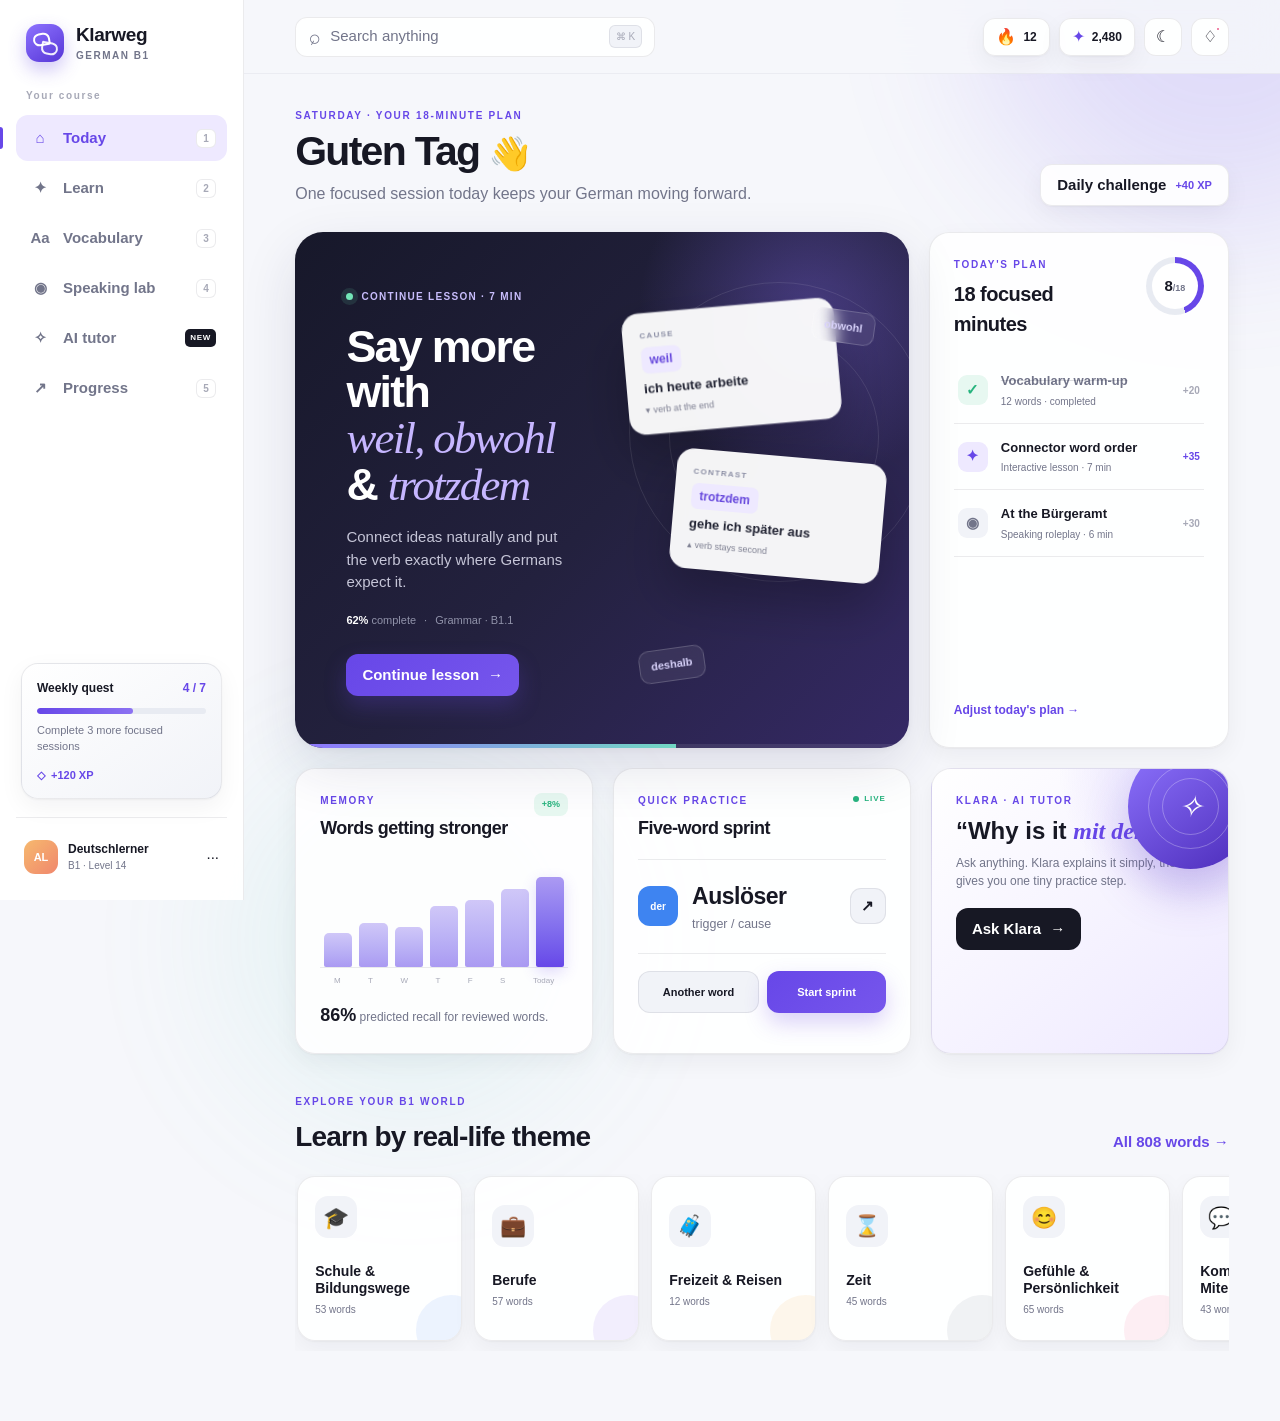
<file: index.html>
<!doctype html>
<html lang="en" data-theme="light">
<head>
  <meta charset="utf-8" />
  <meta name="viewport" content="width=device-width, initial-scale=1, viewport-fit=cover" />
  <meta name="theme-color" content="#6548e8" />
  <meta name="description" content="Klarweg is a premium, interactive German B1 learning experience with 808 thematic vocabulary items, adaptive practice and AI coaching." />
  <meta name="apple-mobile-web-app-capable" content="yes" />
  <meta name="apple-mobile-web-app-status-bar-style" content="default" />
  <title>Klarweg — German B1, made clear</title>
  <link rel="manifest" href="manifest.webmanifest" />
  <link rel="icon" href="assets/icon-192.png" />
  <link rel="stylesheet" href="styles.css" />
</head>
<body>
  <a class="skip-link" href="#main-content">Skip to content</a>
  <div class="ambient ambient-one" aria-hidden="true"></div>
  <div class="ambient ambient-two" aria-hidden="true"></div>

  <div class="app-shell">
    <aside class="sidebar" aria-label="Primary navigation">
      <a class="brand" href="#dashboard" data-view-link="dashboard" aria-label="Klarweg home">
        <span class="brand-mark" aria-hidden="true"><i></i><i></i></span>
        <span><strong>Klarweg</strong><small>German B1</small></span>
      </a>

      <nav class="side-nav">
        <p class="nav-label">Your course</p>
        <button class="nav-item active" data-view="dashboard" aria-current="page">
          <span class="nav-icon">⌂</span><span>Today</span><kbd>1</kbd>
        </button>
        <button class="nav-item" data-view="lesson">
          <span class="nav-icon">✦</span><span>Learn</span><kbd>2</kbd>
        </button>
        <button class="nav-item" data-view="vocabulary">
          <span class="nav-icon">Aa</span><span>Vocabulary</span><kbd>3</kbd>
        </button>
        <button class="nav-item" data-view="speaking">
          <span class="nav-icon">◉</span><span>Speaking lab</span><kbd>4</kbd>
        </button>
        <button class="nav-item" data-view="tutor">
          <span class="nav-icon">✧</span><span>AI tutor</span><span class="nav-new">NEW</span>
        </button>
        <button class="nav-item" data-view="progress">
          <span class="nav-icon">↗</span><span>Progress</span><kbd>5</kbd>
        </button>
      </nav>

      <div class="sidebar-quest">
        <div class="quest-top"><span>Weekly quest</span><strong>4 / 7</strong></div>
        <div class="mini-progress"><span style="width:57%"></span></div>
        <p>Complete 3 more focused sessions</p>
        <div class="quest-gem">◇ <span>+120 XP</span></div>
      </div>

      <div class="sidebar-footer">
        <button class="profile-mini" data-view="progress">
          <span class="avatar">AL</span>
          <span><strong>Deutschlerner</strong><small>B1 · Level 14</small></span>
          <span aria-hidden="true">···</span>
        </button>
      </div>
    </aside>

    <main class="main" id="main-content">
      <header class="topbar">
        <button class="mobile-brand" data-view="dashboard" aria-label="Go to dashboard">
          <span class="brand-mark small" aria-hidden="true"><i></i><i></i></span><strong>Klarweg</strong>
        </button>
        <button class="global-search" id="open-command" aria-label="Search lessons and vocabulary">
          <span aria-hidden="true">⌕</span><span>Search anything</span><kbd>⌘ K</kbd>
        </button>
        <div class="top-actions">
          <div class="top-pill streak-pill" title="12-day streak"><span>🔥</span><strong>12</strong></div>
          <div class="top-pill xp-pill" title="2,480 experience points"><span>✦</span><strong>2,480</strong></div>
          <button class="icon-button" id="theme-toggle" aria-label="Switch to dark mode"><span class="theme-icon">☾</span></button>
          <button class="icon-button notification-button" aria-label="Notifications"><span>♢</span><i></i></button>
        </div>
      </header>

      <div class="view-stack">
        <section class="view active" data-view-panel="dashboard" aria-labelledby="dashboard-title">
          <div class="page-heading compact">
            <div>
              <p class="eyebrow">SATURDAY · YOUR 18-MINUTE PLAN</p>
              <h1 id="dashboard-title">Guten Tag <span class="wave">👋</span></h1>
              <p>One focused session today keeps your German moving forward.</p>
            </div>
            <button class="button subtle" id="daily-challenge">Daily challenge <span>+40 XP</span></button>
          </div>

          <div class="dashboard-grid">
            <article class="hero-card">
              <div class="hero-copy">
                <div class="lesson-tag"><span class="pulse-dot"></span> CONTINUE LESSON · 7 MIN</div>
                <h2>Say more with<br><em>weil, obwohl</em> &amp; <em>trotzdem</em></h2>
                <p>Connect ideas naturally and put the verb exactly where Germans expect it.</p>
                <div class="hero-meta">
                  <span><b>62%</b> complete</span><span>·</span><span>Grammar · B1.1</span>
                </div>
                <button class="button primary hero-start" data-view="lesson">Continue lesson <span>→</span></button>
              </div>
              <div class="hero-visual" aria-label="Visual showing German word order">
                <div class="orbit orbit-a"></div><div class="orbit orbit-b"></div>
                <div class="sentence-card card-a"><small>CAUSE</small><span>weil</span><b>ich heute arbeite</b><i>▾ verb at the end</i></div>
                <div class="sentence-card card-b"><small>CONTRAST</small><span>trotzdem</span><b>gehe ich später aus</b><i>▴ verb stays second</i></div>
                <div class="floating-word fw-one">obwohl</div><div class="floating-word fw-two">deshalb</div>
              </div>
              <div class="hero-progress"><span style="width:62%"></span></div>
            </article>

            <article class="plan-card card">
              <div class="card-heading">
                <div><p class="eyebrow">TODAY'S PLAN</p><h3>18 focused minutes</h3></div>
                <div class="progress-ring" style="--progress: 44"><span>8<small>/18</small></span></div>
              </div>
              <div class="plan-list">
                <button class="plan-item done" data-view="vocabulary"><span class="plan-check">✓</span><span><strong>Vocabulary warm-up</strong><small>12 words · completed</small></span><b>+20</b></button>
                <button class="plan-item current" data-view="lesson"><span class="plan-icon">✦</span><span><strong>Connector word order</strong><small>Interactive lesson · 7 min</small></span><b>+35</b></button>
                <button class="plan-item" data-view="speaking"><span class="plan-icon">◉</span><span><strong>At the Bürgeramt</strong><small>Speaking roleplay · 6 min</small></span><b>+30</b></button>
              </div>
              <button class="text-button" data-view="lesson">Adjust today's plan <span>→</span></button>
            </article>
          </div>

          <div class="content-grid three">
            <article class="card stat-card retention-card">
              <div class="card-heading slim"><div><p class="eyebrow">MEMORY</p><h3>Words getting stronger</h3></div><span class="status positive">+8%</span></div>
              <div class="retention-bars" aria-label="Memory strength chart">
                <span style="height:32%"></span><span style="height:42%"></span><span style="height:38%"></span><span style="height:58%"></span><span style="height:64%"></span><span style="height:75%"></span><span class="today" style="height:86%"></span>
              </div>
              <div class="chart-labels"><span>M</span><span>T</span><span>W</span><span>T</span><span>F</span><span>S</span><span>Today</span></div>
              <p><strong>86%</strong> predicted recall for reviewed words.</p>
            </article>

            <article class="card quick-card">
              <div class="card-heading slim"><div><p class="eyebrow">QUICK PRACTICE</p><h3>Five-word sprint</h3></div><span class="live-dot">LIVE</span></div>
              <div class="quick-word" id="quick-word">
                <span class="article-chip der">der</span>
                <div><strong>Auslöser</strong><small>trigger / cause</small></div>
                <button class="sound-button" aria-label="Hear pronunciation" data-speak="der Auslöser">↗</button>
              </div>
              <div class="quick-actions"><button class="button secondary" id="shuffle-word">Another word</button><button class="button primary" id="start-flashcards">Start sprint</button></div>
            </article>

            <article class="card tutor-teaser">
              <div class="tutor-orb" aria-hidden="true"><span></span><span></span><i>✧</i></div>
              <p class="eyebrow">KLARA · AI TUTOR</p>
              <h3>“Why is it <em>mit dem</em>?”</h3>
              <p>Ask anything. Klara explains it simply, then gives you one tiny practice step.</p>
              <button class="button ink" data-view="tutor">Ask Klara <span>→</span></button>
            </article>
          </div>

          <section class="topic-section">
            <div class="section-heading"><div><p class="eyebrow">EXPLORE YOUR B1 WORLD</p><h2>Learn by real-life theme</h2></div><button class="text-button" data-view="vocabulary">All 808 words <span>→</span></button></div>
            <div class="topic-scroller" id="dashboard-topics"></div>
          </section>
        </section>

        <section class="view" data-view-panel="vocabulary" aria-labelledby="vocab-title">
          <div class="page-heading">
            <div><p class="eyebrow">YOUR LIVING WORD BANK</p><h1 id="vocab-title">Vocabulary, organized by life</h1><p>808 B1 words from 16 themes. Search, listen, filter and remember.</p></div>
            <button class="button primary" id="start-flashcards-top">Study due words <span class="button-count">18</span></button>
          </div>

          <div class="vocab-toolbar card">
            <label class="search-field"><span>⌕</span><input id="vocab-search" type="search" placeholder="Search German or English…" autocomplete="off" /><kbd>/</kbd></label>
            <div class="segmented" id="article-filter" aria-label="Filter by article">
              <button class="active" data-article="all">All</button><button data-article="der"><i class="article-dot der"></i>der</button><button data-article="die"><i class="article-dot die"></i>die</button><button data-article="das"><i class="article-dot das"></i>das</button><button data-article="other">Other</button>
            </div>
            <select id="unit-filter" aria-label="Filter by unit"><option value="all">All units</option><option>E25</option><option>E26</option><option>E27</option><option>E28</option><option>E29</option><option>E30</option><option>E31</option><option>E32</option><option>E33</option><option>E34</option></select>
          </div>

          <div class="category-strip" id="category-strip" aria-label="Vocabulary themes"></div>
          <div class="vocab-meta"><p id="vocab-count">Showing 364 words</p><div class="legend"><span><i class="article-dot der"></i>masculine</span><span><i class="article-dot die"></i>feminine</span><span><i class="article-dot das"></i>neuter</span></div></div>
          <div class="word-grid" id="word-grid"></div>
          <div class="empty-state" id="vocab-empty" hidden><span>⌕</span><h3>No words found</h3><p>Try a broader search or clear a filter.</p><button class="button secondary" id="clear-filters">Clear filters</button></div>
          <button class="button secondary load-more" id="load-more">Show more words</button>
        </section>

        <section class="view lesson-view" data-view-panel="lesson" aria-labelledby="lesson-title">
          <div class="lesson-top">
            <button class="back-button" data-view="dashboard" aria-label="Back to dashboard">←</button>
            <div class="lesson-progress-wrap"><span>Lesson 3 of 8</span><div class="lesson-progress"><i style="width:62%"></i></div><strong>62%</strong></div>
            <button class="icon-button" id="lesson-menu" aria-label="Lesson menu">···</button>
          </div>

          <div class="lesson-layout">
            <article class="lesson-content">
              <div class="lesson-kicker"><span>GRAMMAR · B1.1</span><span>7 min</span></div>
              <h1 id="lesson-title">One idea. Two clauses.<br><em>A tiny verb adventure.</em></h1>
              <p class="lesson-lead">German word order feels complicated until you see the two simple patterns underneath it.</p>

              <div class="story-scene">
                <div class="scene-illustration" aria-hidden="true">
                  <div class="sun"></div><div class="cloud c1"></div><div class="cloud c2"></div><div class="building"><i></i><i></i><i></i><i></i></div><div class="person"><span></span><b></b></div>
                </div>
                <div class="scene-dialogue">
                  <span class="speaker">Mila</span>
                  <p><mark>Obwohl</mark> es regnet, <strong>fahre</strong> ich mit dem Fahrrad.</p>
                  <div class="translation"><span>Although</span><span>it</span><span>rains,</span><span>I ride</span><span>my bike.</span></div>
                  <button class="sound-button labeled" data-speak="Obwohl es regnet, fahre ich mit dem Fahrrad.">▶ Hear it naturally</button>
                </div>
              </div>

              <section class="concept-block">
                <p class="eyebrow">THE PATTERN</p>
                <h2>The connector chooses the verb's seat</h2>
                <p>With <strong>weil</strong> and <strong>obwohl</strong>, the conjugated verb travels to the end of its clause. In the main clause, it stays in position two.</p>
                <div class="grammar-visual">
                  <div class="clause subordinate"><small>DEPENDENT CLAUSE</small><span class="token connector">obwohl</span><span class="token">es</span><span class="token">heute</span><span class="token">stark</span><span class="token verb">regnet</span><i>verb → end</i></div>
                  <div class="comma">,</div>
                  <div class="clause main-clause"><small>MAIN CLAUSE</small><span class="token">fahre</span><span class="token verb">ich</span><span class="token">mit dem Fahrrad</span><i>verb → position 2</i></div>
                </div>
                <div class="memory-tip"><span>🧠</span><p><strong>Memory trick:</strong> <em>weil</em> and <em>obwohl</em> are “verb magnets.” They pull the verb to the clause's far edge.</p></div>
              </section>

              <section class="practice-block">
                <div class="practice-heading"><div><p class="eyebrow">YOUR TURN</p><h2>Build the sentence</h2></div><span class="question-count">1 / 3</span></div>
                <p class="prompt">“Although I am tired, I am still learning German.”</p>
                <div class="answer-zone" id="answer-zone" aria-live="polite"><span class="answer-placeholder">Tap the words in the correct order</span></div>
                <div class="word-bank" id="word-bank">
                  <button>lerne</button><button>obwohl</button><button>ich</button><button>müde</button><button>bin</button><button>ich</button><button>weiter</button><button>Deutsch</button>
                </div>
                <div class="practice-actions"><button class="button secondary" id="reset-builder">Reset</button><button class="button primary disabled" id="check-builder" disabled>Check answer</button></div>
                <div class="feedback" id="builder-feedback" hidden></div>
              </section>
            </article>

            <aside class="lesson-aside">
              <div class="lesson-outline card">
                <p class="eyebrow">IN THIS LESSON</p>
                <ol><li class="done"><span>✓</span><div><strong>Meet the pattern</strong><small>Story + intuition</small></div></li><li class="active"><span>2</span><div><strong>See the word order</strong><small>Visual explanation</small></div></li><li><span>3</span><div><strong>Build it yourself</strong><small>3 exercises</small></div></li><li><span>4</span><div><strong>Use it in speech</strong><small>Mini roleplay</small></div></li></ol>
              </div>
              <div class="teacher-note card"><div class="teacher-avatar">K</div><div><p class="eyebrow">KLARA'S NOTE</p><p>Don't translate word order from English. First choose the connector, then let the connector choose the structure.</p></div></div>
              <button class="button secondary full" data-view="tutor">Ask a question</button>
            </aside>
          </div>
        </section>

        <section class="view" data-view-panel="speaking" aria-labelledby="speaking-title">
          <div class="page-heading">
            <div><p class="eyebrow">SPEAKING LAB</p><h1 id="speaking-title">Practice the moments that matter</h1><p>Low-pressure roleplays with instant, encouraging feedback.</p></div>
            <div class="lab-level"><span>CEFR goal</span><strong>B1 · Independent speaker</strong></div>
          </div>

          <div class="scenario-grid">
            <button class="scenario-card featured" data-scenario="Bürgeramt"><div class="scenario-art city"><span>🏛️</span></div><div><span class="difficulty">RECOMMENDED · 6 MIN</span><h3>At the Bürgeramt</h3><p>Register your new address and ask what documents you need.</p><div class="scenario-footer"><span>8 key phrases</span><b>Start →</b></div></div></button>
            <button class="scenario-card" data-scenario="Doctor"><div class="scenario-art doctor"><span>🩺</span></div><div><span class="difficulty">HEALTH · 5 MIN</span><h3>Explain symptoms</h3><p>Describe how you feel and understand the doctor's advice.</p><div class="scenario-footer"><span>10 key phrases</span><b>Start →</b></div></div></button>
            <button class="scenario-card" data-scenario="Work"><div class="scenario-art work"><span>💼</span></div><div><span class="difficulty">WORK · 7 MIN</span><h3>Share your opinion</h3><p>Agree, disagree and make a suggestion in a team meeting.</p><div class="scenario-footer"><span>12 key phrases</span><b>Start →</b></div></div></button>
          </div>

          <div class="speaking-studio card">
            <div class="studio-copy"><p class="eyebrow">FREE SPEAK</p><h2>Tell me about your week</h2><p>Speak for 30–60 seconds. You will get feedback on clarity, grammar, vocabulary and pronunciation.</p><div class="prompt-chips"><button data-prompt="Was war diese Woche besonders schön?">What was especially nice?</button><button data-prompt="Was war schwierig?">What was difficult?</button><button data-prompt="Was planst du fürs Wochenende?">Weekend plans?</button></div></div>
            <div class="recorder" id="recorder">
              <div class="waveform" aria-hidden="true"><i></i><i></i><i></i><i></i><i></i><i></i><i></i><i></i><i></i><i></i><i></i><i></i><i></i><i></i><i></i></div>
              <button id="record-button" aria-label="Start recording"><span>●</span></button>
              <p id="record-label">Tap to start speaking</p><small>Microphone stays on your device in this prototype</small>
            </div>
          </div>
        </section>

        <section class="view tutor-view" data-view-panel="tutor" aria-labelledby="tutor-title">
          <div class="tutor-shell card">
            <aside class="chat-sidebar">
              <div><p class="eyebrow">AI TUTOR</p><h2 id="tutor-title">Klara</h2><p>Your patient German coach.</p></div>
              <button class="button primary full" id="new-chat">＋ New conversation</button>
              <div class="chat-history"><p class="nav-label">RECENT</p><button class="active"><span>Why “mit dem”?</span><small>Today</small></button><button><span>Correct my email</span><small>Yesterday</small></button><button><span>Job interview practice</span><small>Friday</small></button></div>
              <div class="tutor-settings"><span>✧</span><p><strong>Teaching style</strong><small>Simple · Visual · Encouraging</small></p></div>
            </aside>
            <section class="chat-main">
              <header class="chat-header"><div class="klara-avatar"><i></i>✧</div><div><strong>Klara</strong><small><i></i> Ready to help</small></div><button class="icon-button">···</button></header>
              <div class="chat-messages" id="chat-messages" aria-live="polite">
                <div class="message user"><p>Why do Germans say <strong>mit dem Fahrrad</strong> and not <strong>mit das Fahrrad</strong>?</p></div>
                <div class="message assistant">
                  <div class="message-avatar">K</div>
                  <div class="message-body"><p>Because <strong>mit</strong> always opens the <em>dative door</em>. When a neuter noun walks through that door, <strong>das</strong> changes to <strong>dem</strong>.</p>
                    <div class="mini-rule"><span class="rule-prep">mit</span><span>＋</span><span class="rule-article">das → dem</span><span>＋</span><span>Fahrrad</span></div>
                    <p>So: <strong>Ich fahre mit dem Fahrrad.</strong></p>
                    <div class="tiny-practice"><small>TRY ONE</small><p>Complete: „Ich spreche mit ___ Kind.“</p><div><button data-answer="wrong">das</button><button data-answer="correct">dem</button><button data-answer="wrong">den</button></div></div>
                  </div>
                </div>
              </div>
              <div class="suggestion-row"><button>Explain it even more simply</button><button>Give me 3 examples</button><button>Practice dative with me</button></div>
              <form class="chat-composer" id="chat-form"><button type="button" class="attach-button" aria-label="Attach content">＋</button><textarea id="chat-input" rows="1" placeholder="Ask about German, paste a sentence, or start a roleplay…"></textarea><button type="submit" class="send-button" aria-label="Send message">↑</button></form>
              <p class="chat-disclaimer">Klara can make mistakes. Use feedback as a learning aid.</p>
            </section>
          </div>
        </section>

        <section class="view" data-view-panel="progress" aria-labelledby="progress-title">
          <div class="page-heading">
            <div><p class="eyebrow">YOUR PROGRESS</p><h1 id="progress-title">Quiet progress, made visible</h1><p>What is improving, what needs attention and the smartest next step.</p></div>
            <select aria-label="Progress time range"><option>Last 30 days</option><option>Last 7 days</option><option>All time</option></select>
          </div>

          <div class="metric-grid">
            <article class="metric card"><span class="metric-icon">✦</span><p>Total XP</p><h2>2,480</h2><small>+420 this week</small></article>
            <article class="metric card"><span class="metric-icon">◷</span><p>Learning time</p><h2>9h 42m</h2><small>+18% vs last month</small></article>
            <article class="metric card"><span class="metric-icon">Aa</span><p>Words learned</p><h2>186</h2><small>51% of this collection</small></article>
            <article class="metric card"><span class="metric-icon">🔥</span><p>Current streak</p><h2>12 days</h2><small>Personal best: 21</small></article>
          </div>

          <div class="progress-main-grid">
            <article class="card activity-chart">
              <div class="card-heading"><div><p class="eyebrow">CONSISTENCY</p><h3>Learning activity</h3></div><div class="chart-stat"><strong>18</strong><small>active days</small></div></div>
              <div class="activity-bars" aria-label="Daily learning minutes over four weeks"></div>
              <div class="activity-axis"><span>Jun 12</span><span>Jun 19</span><span>Jun 26</span><span>Jul 3</span><span>Today</span></div>
            </article>
            <article class="card level-card">
              <p class="eyebrow">CEFR JOURNEY</p><div class="level-orbit"><div><span>B1</span><small>44%</small></div></div><h3>Building independence</h3><p>You can handle familiar situations. Your next leap is connecting ideas with more detail.</p><div class="level-path"><span class="done">A1</span><i></i><span class="done">A2</span><i></i><span class="current">B1</span><i></i><span>B2</span></div>
            </article>
          </div>

          <div class="skill-grid">
            <article class="card skill-card"><div class="card-heading slim"><div><p class="eyebrow">SKILL MAP</p><h3>Your B1 balance</h3></div><span class="status">Updated today</span></div><div class="skill-list"><div><span>Vocabulary</span><i><b style="width:72%"></b></i><strong>72</strong></div><div><span>Grammar</span><i><b style="width:64%"></b></i><strong>64</strong></div><div><span>Reading</span><i><b style="width:81%"></b></i><strong>81</strong></div><div><span>Listening</span><i><b style="width:58%"></b></i><strong>58</strong></div><div><span>Speaking</span><i><b style="width:52%"></b></i><strong>52</strong></div><div><span>Writing</span><i><b style="width:61%"></b></i><strong>61</strong></div></div></article>
            <article class="card focus-card"><span class="focus-glow"></span><p class="eyebrow">SMART NEXT STEP</p><h3>Train listening connectors</h3><p>You recognize <em>obwohl</em> in text, but miss it at natural speaking speed. A 6-minute drill will close the gap.</p><button class="button primary" data-view="lesson">Start focused practice</button></article>
          </div>
        </section>
      </div>
    </main>
  </div>

  <nav class="mobile-nav" aria-label="Mobile navigation"><button class="active" data-view="dashboard"><span>⌂</span>Today</button><button data-view="lesson"><span>✦</span>Learn</button><button data-view="vocabulary"><span>Aa</span>Words</button><button data-view="speaking"><span>◉</span>Speak</button><button data-view="tutor"><span>✧</span>Klara</button></nav>

  <dialog class="modal flashcard-modal" id="flashcard-modal">
    <div class="modal-header"><div><p class="eyebrow">FOCUSED REVIEW</p><h2>Five-word sprint</h2></div><button class="close-button" data-close="flashcard-modal" aria-label="Close">×</button></div>
    <div class="sprint-progress"><span id="sprint-label">1 of 5</span><div><i id="sprint-progress" style="width:20%"></i></div><strong id="sprint-score">0 remembered</strong></div>
    <button class="flashcard" id="flashcard" aria-label="Flip flashcard"><div class="flash-face front"><span class="flash-article" id="flash-article">der</span><h2 id="flash-word">Auslöser</h2><p id="flash-form">die Auslöser</p><small>Tap to reveal meaning</small><span class="flip-hint">↻</span></div><div class="flash-face back"><span class="flash-category" id="flash-category">😊 Feelings & personality</span><h2 id="flash-meaning">trigger / cause</h2><p class="flash-example" id="flash-example">Was war der Auslöser für den Konflikt?</p><button class="sound-button labeled" id="flash-speak" data-speak="der Auslöser">▶ Hear pronunciation</button><span class="flip-hint">↻</span></div></button>
    <div class="recall-actions"><button class="recall again" data-recall="again"><span>↺</span><strong>Again</strong><small>1 min</small></button><button class="recall hard" data-recall="hard"><span>◌</span><strong>Hard</strong><small>1 day</small></button><button class="recall good" data-recall="good"><span>✓</span><strong>Got it</strong><small>4 days</small></button></div>
  </dialog>

  <dialog class="modal challenge-modal" id="challenge-modal">
    <div class="modal-header"><div><p class="eyebrow">DAILY CHALLENGE · +40 XP</p><h2>Which sentence is correct?</h2></div><button class="close-button" data-close="challenge-modal" aria-label="Close">×</button></div>
    <p class="challenge-prompt">Choose the natural German word order.</p>
    <div class="challenge-options"><button data-correct="false"><span>A</span>Weil ich bin müde, gehe ich früh ins Bett.</button><button data-correct="true"><span>B</span>Weil ich müde bin, gehe ich früh ins Bett.</button><button data-correct="false"><span>C</span>Weil müde ich bin, ich gehe früh ins Bett.</button></div>
    <div class="challenge-feedback" id="challenge-feedback" hidden></div>
  </dialog>

  <dialog class="modal command-modal" id="command-modal">
    <div class="command-search"><span>⌕</span><input id="command-input" placeholder="Search words, lessons or actions…" autocomplete="off" /><kbd>ESC</kbd></div>
    <div class="command-results" id="command-results"></div>
    <div class="command-footer"><span><i>↑↓</i> navigate</span><span><i>↵</i> open</span><span><i>esc</i> close</span></div>
  </dialog>

  <div class="toast" id="toast" role="status" aria-live="polite"><span>✓</span><p>Saved</p></div>

  <script src="vocab-data.js"></script>
  <script src="app.js"></script>
</body>
</html>
</file>
<file: styles.css>
:root {
  --bg: #f6f7fb;
  --surface: rgba(255,255,255,.9);
  --surface-solid: #ffffff;
  --surface-2: #f1f3f8;
  --surface-3: #e8ebf2;
  --ink: #171824;
  --muted: #72758a;
  --faint: #a7a9b7;
  --line: rgba(34,38,63,.09);
  --line-strong: rgba(34,38,63,.16);
  --purple: #6747e8;
  --purple-2: #8c72f2;
  --purple-soft: #eee9ff;
  --green: #27b47e;
  --green-soft: #e7f8f1;
  --rose: #ec5e8e;
  --blue: #4586ee;
  --cyan: #37b9d0;
  --amber: #f0a83b;
  --orange: #f27b43;
  --shadow-sm: 0 1px 2px rgba(15,19,38,.04), 0 8px 24px rgba(15,19,38,.05);
  --shadow-md: 0 20px 55px rgba(37,31,84,.12), 0 2px 8px rgba(37,31,84,.05);
  --shadow-lg: 0 32px 90px rgba(28,24,64,.22);
  --radius-sm: 12px;
  --radius: 20px;
  --radius-lg: 28px;
  --sidebar: 244px;
  --topbar: 74px;
  --der: #3e84f1;
  --die: #ef5c93;
  --das: #e7a93a;
}

html[data-theme="dark"] {
  --bg: #0f1119;
  --surface: rgba(26,28,40,.9);
  --surface-solid: #1a1c28;
  --surface-2: #222531;
  --surface-3: #2b2e3d;
  --ink: #f4f3fb;
  --muted: #a4a5b5;
  --faint: #6e7185;
  --line: rgba(255,255,255,.08);
  --line-strong: rgba(255,255,255,.15);
  --purple: #8e75ff;
  --purple-2: #a58eff;
  --purple-soft: #2b2646;
  --green-soft: #17352c;
  --shadow-sm: 0 1px 2px rgba(0,0,0,.15), 0 10px 28px rgba(0,0,0,.2);
  --shadow-md: 0 24px 60px rgba(0,0,0,.33);
  --shadow-lg: 0 35px 100px rgba(0,0,0,.48);
}

* { box-sizing: border-box; }
html { scroll-behavior: smooth; }
body {
  margin: 0;
  color: var(--ink);
  background: var(--bg);
  font-family: Inter, ui-sans-serif, -apple-system, BlinkMacSystemFont, "Segoe UI", sans-serif;
  font-size: 15px;
  line-height: 1.5;
  -webkit-font-smoothing: antialiased;
  text-rendering: optimizeLegibility;
  overflow-x: hidden;
}
button, input, select, textarea { font: inherit; color: inherit; }
button { cursor: pointer; }
button, a { -webkit-tap-highlight-color: transparent; }
button:focus-visible, a:focus-visible, input:focus-visible, select:focus-visible, textarea:focus-visible { outline: 3px solid color-mix(in srgb, var(--purple) 42%, transparent); outline-offset: 2px; }
::selection { background: color-mix(in srgb, var(--purple) 25%, transparent); }

.skip-link { position: fixed; left: 16px; top: -60px; z-index: 9999; background: var(--ink); color: var(--bg); padding: 10px 14px; border-radius: 10px; text-decoration: none; transition: top .2s; }
.skip-link:focus { top: 14px; }
.ambient { position: fixed; border-radius: 50%; filter: blur(80px); opacity: .18; pointer-events: none; z-index: -1; }
.ambient-one { width: 480px; height: 480px; background: #8064f5; top: -250px; right: -180px; }
.ambient-two { width: 360px; height: 360px; background: #62d1bd; bottom: -220px; left: 18%; opacity: .11; }

.app-shell { min-height: 100vh; }
.sidebar {
  position: fixed; inset: 0 auto 0 0; width: var(--sidebar); z-index: 60;
  display: flex; flex-direction: column; padding: 24px 16px 18px;
  background: color-mix(in srgb, var(--surface-solid) 94%, transparent);
  border-right: 1px solid var(--line); backdrop-filter: blur(18px);
}
.brand { display: flex; align-items: center; gap: 12px; padding: 0 10px 26px; color: var(--ink); text-decoration: none; }
.brand > span:last-child { display: flex; flex-direction: column; line-height: 1.1; }
.brand strong { font-size: 19px; letter-spacing: -.4px; }
.brand small { color: var(--muted); font-size: 10px; font-weight: 700; text-transform: uppercase; letter-spacing: 1.5px; margin-top: 4px; }
.brand-mark { position: relative; width: 38px; height: 38px; border-radius: 13px; background: linear-gradient(145deg, #8e73ff, #5636d6); box-shadow: 0 8px 18px rgba(99,68,225,.3); overflow: hidden; flex: 0 0 auto; }
.brand-mark i { position: absolute; display: block; border: 2.2px solid white; border-radius: 8px; width: 17px; height: 13px; transform: rotate(-10deg); }
.brand-mark i:first-child { top: 9px; left: 7px; border-bottom-right-radius: 2px; }
.brand-mark i:last-child { bottom: 7px; right: 6px; transform: rotate(10deg); border-top-left-radius: 2px; opacity: .9; }
.brand-mark.small { width: 32px; height: 32px; border-radius: 10px; }
.brand-mark.small i:first-child { top: 7px; left: 5px; }
.brand-mark.small i:last-child { bottom: 5px; right: 4px; }

.nav-label { margin: 0 10px 8px; font-size: 10px; letter-spacing: 1.6px; color: var(--faint); font-weight: 800; }
.side-nav { display: grid; gap: 4px; }
.nav-item { position: relative; width: 100%; border: 0; background: transparent; display: grid; grid-template-columns: 28px 1fr auto; align-items: center; gap: 8px; padding: 10px 11px; color: var(--muted); border-radius: 12px; font-weight: 650; text-align: left; transition: .2s ease; }
.nav-item:hover { color: var(--ink); background: var(--surface-2); transform: translateX(2px); }
.nav-item.active { color: var(--purple); background: var(--purple-soft); }
.nav-item.active::before { content:""; position: absolute; left: -16px; width: 3px; height: 22px; border-radius: 0 3px 3px 0; background: var(--purple); }
.nav-icon { width: 26px; height: 26px; display: grid; place-items: center; font-size: 15px; font-weight: 800; }
.nav-item kbd { color: var(--faint); font-family: inherit; font-size: 10px; font-weight: 700; border: 1px solid var(--line); border-radius: 6px; min-width: 20px; text-align: center; padding: 1px 4px; background: var(--surface-solid); }
.nav-new { font-size: 8px; letter-spacing: .7px; padding: 3px 5px; border-radius: 5px; background: var(--ink); color: var(--surface-solid); }
.sidebar-quest { margin: auto 5px 18px; border-radius: 17px; padding: 15px; border: 1px solid var(--line); background: linear-gradient(145deg, var(--surface-solid), var(--surface-2)); box-shadow: var(--shadow-sm); }
.quest-top { display: flex; justify-content: space-between; font-size: 12px; font-weight: 750; }
.quest-top strong { color: var(--purple); }
.mini-progress { height: 6px; border-radius: 8px; background: var(--surface-3); overflow: hidden; margin: 11px 0 8px; }
.mini-progress span { display:block; height:100%; background: linear-gradient(90deg,var(--purple),var(--purple-2)); border-radius: inherit; }
.sidebar-quest p { color: var(--muted); font-size: 11px; margin: 0 0 12px; }
.quest-gem { display:flex; align-items:center; gap:6px; font-weight:800; font-size:11px; color:var(--purple); }
.sidebar-footer { padding-top: 14px; border-top: 1px solid var(--line); }
.profile-mini { width:100%; display:grid; grid-template-columns: 34px 1fr auto; gap:10px; align-items:center; border:0; background:transparent; text-align:left; padding:8px; border-radius:12px; }
.profile-mini:hover { background: var(--surface-2); }
.avatar { width:34px;height:34px;border-radius:11px;display:grid;place-items:center;background:linear-gradient(135deg,#f6b96e,#f0876d);color:white;font-size:11px;font-weight:800; }
.profile-mini > span:nth-child(2) { display:flex; flex-direction:column; line-height:1.2; }
.profile-mini strong { font-size:12px; }
.profile-mini small { color:var(--muted); font-size:10px; margin-top:3px; }

.main { margin-left: var(--sidebar); min-height:100vh; }
.topbar { height:var(--topbar); position:sticky; top:0; z-index:50; display:flex; align-items:center; justify-content:flex-end; gap:18px; padding: 0 clamp(20px,4vw,52px); background: color-mix(in srgb, var(--bg) 84%, transparent); backdrop-filter: blur(18px); border-bottom: 1px solid color-mix(in srgb, var(--line) 50%, transparent); }
.mobile-brand { display:none; border:0; background:transparent; align-items:center; gap:8px; }
.global-search { margin-right:auto; border:1px solid var(--line); background: var(--surface); color:var(--muted); width:min(360px,32vw); height:40px; border-radius:12px; display:flex; align-items:center; gap:10px; padding:0 12px; text-align:left; box-shadow:0 1px 0 rgba(255,255,255,.5) inset; }
.global-search:hover { border-color:var(--line-strong); background:var(--surface-solid); }
.global-search span:first-child { font-size:20px; transform:rotate(-15deg); }
.global-search span:nth-child(2) { flex:1; }
kbd { font-family:inherit; }
.global-search kbd { font-size:10px; padding:3px 6px; border:1px solid var(--line); border-radius:6px; background:var(--surface-2); color:var(--faint); }
.top-actions { display:flex; gap:9px; align-items:center; }
.top-pill { height:38px; padding:0 12px; display:flex; gap:7px; align-items:center; border:1px solid var(--line); border-radius:12px; background:var(--surface); box-shadow:var(--shadow-sm); font-size:12px; }
.top-pill span { font-size:16px; }
.xp-pill span { color:var(--purple); }
.icon-button { width:38px;height:38px;display:grid;place-items:center;border:1px solid var(--line);border-radius:12px;background:var(--surface);font-size:16px;position:relative; }
.icon-button:hover { background:var(--surface-2); transform:translateY(-1px); }
.notification-button i { position:absolute;right:7px;top:7px;width:6px;height:6px;background:var(--rose);border:2px solid var(--surface-solid);border-radius:50%; }

.view-stack { padding: 14px clamp(20px,4vw,52px) 70px; max-width: 1540px; margin: 0 auto; }
.view { display:none; animation:viewIn .35s ease both; }
.view.active { display:block; }
@keyframes viewIn { from{opacity:0;transform:translateY(7px)} to{opacity:1;transform:none} }
.page-heading { display:flex; align-items:flex-end; justify-content:space-between; gap:28px; margin: 30px 0 26px; }
.page-heading.compact { margin-top:20px; }
.page-heading h1 { font-size:clamp(32px,3.2vw,48px); line-height:1.06; letter-spacing:-1.7px; margin:4px 0 9px; }
.page-heading p:not(.eyebrow) { color:var(--muted); max-width:680px; margin:0; font-size:16px; }
.eyebrow { font-size:10px; font-weight:850; letter-spacing:1.7px; color:var(--purple); margin:0 0 7px; }
.wave { display:inline-block; transform-origin:70% 80%; animation:wave 2.4s ease-in-out infinite; font-size:.8em; }
@keyframes wave { 0%,60%,100%{transform:rotate(0)} 68%{transform:rotate(13deg)} 76%{transform:rotate(-8deg)} 84%{transform:rotate(10deg)} 92%{transform:rotate(-4deg)} }

.button { border:0; border-radius:12px; min-height:42px; padding:0 16px; display:inline-flex; align-items:center; justify-content:center; gap:9px; font-weight:750; transition:.2s ease; white-space:nowrap; }
.button:hover { transform:translateY(-2px); }
.button.primary { background:linear-gradient(135deg,var(--purple),#7656ec); color:white; box-shadow:0 10px 22px rgba(102,70,229,.25); }
.button.primary:hover { box-shadow:0 14px 30px rgba(102,70,229,.34); }
.button.secondary { background:var(--surface-2); color:var(--ink); border:1px solid var(--line); }
.button.subtle { background:var(--surface); border:1px solid var(--line); box-shadow:var(--shadow-sm); }
.button.subtle span { color:var(--purple); font-size:11px; }
.button.ink { background:var(--ink); color:var(--surface-solid); }
.button.full { width:100%; }
.button.disabled, .button:disabled { opacity:.45; cursor:not-allowed; transform:none; box-shadow:none; }
.button-count { background:rgba(255,255,255,.2); border-radius:7px; min-width:25px; padding:2px 6px; font-size:11px; }
.text-button { border:0;background:transparent;color:var(--purple);font-weight:750;padding:4px 0; }
.text-button:hover { color:var(--purple-2); }

.card { background:var(--surface); border:1px solid var(--line); border-radius:var(--radius); box-shadow:var(--shadow-sm); }
.dashboard-grid { display:grid; grid-template-columns:minmax(0,1.65fr) minmax(300px,.78fr); gap:20px; }
.hero-card { min-height:430px; border-radius:var(--radius-lg); position:relative; overflow:hidden; display:grid; grid-template-columns:1.05fr .95fr; background:linear-gradient(135deg,#17182a 0%,#23213e 52%,#352965 100%); color:white; box-shadow:var(--shadow-md); }
.hero-card::before { content:""; position:absolute; width:360px;height:360px;border-radius:50%;background:radial-gradient(circle,rgba(139,110,255,.35),transparent 67%);right:-80px;top:-100px; }
.hero-card::after { content:""; position:absolute; inset:0; background-image:radial-gradient(rgba(255,255,255,.12) .7px,transparent .7px); background-size:20px 20px; mask-image:linear-gradient(90deg,transparent 20%,black 100%); opacity:.35; }
.hero-copy { padding:clamp(30px,4vw,55px); align-self:center; position:relative; z-index:3; }
.lesson-tag { display:inline-flex;align-items:center;gap:8px;color:#c8bdfc;font-weight:800;font-size:10px;letter-spacing:1.3px;margin-bottom:20px; }
.pulse-dot { width:7px;height:7px;border-radius:50%;background:#73e5b7;box-shadow:0 0 0 5px rgba(115,229,183,.12);animation:pulse 2s infinite; }
@keyframes pulse { 50%{box-shadow:0 0 0 9px rgba(115,229,183,0)} }
.hero-copy h2 { font-size:clamp(30px,3.5vw,53px);line-height:1.02;letter-spacing:-1.7px;margin:0 0 18px; }
.hero-copy h2 em { font-family:Georgia,serif;font-weight:500;color:#c6b6ff; }
.hero-copy > p { color:#c5c5d7;max-width:480px;font-size:15px;margin:0 0 18px; }
.hero-meta { display:flex;gap:8px;align-items:center;color:#9193aa;font-size:11px;margin-bottom:26px; }
.hero-meta b { color:white; }
.hero-start { min-width:170px; }
.hero-visual { position:relative; min-height:100%; z-index:2; perspective:900px; }
.orbit { position:absolute;border:1px solid rgba(255,255,255,.1);border-radius:50%; }
.orbit-a { width:300px;height:300px;right:-20px;top:50px; }
.orbit-b { width:210px;height:210px;right:30px;top:100px; }
.sentence-card { position:absolute;width:210px;padding:17px;border-radius:17px;background:rgba(255,255,255,.95);color:#1e2030;box-shadow:0 24px 50px rgba(0,0,0,.24);backdrop-filter:blur(8px);display:flex;flex-direction:column;gap:5px; }
.sentence-card small { font-size:8px;letter-spacing:1.2px;color:#8a8da3;font-weight:850; }
.sentence-card span { align-self:flex-start;background:#eee9ff;color:#6445dc;padding:4px 8px;border-radius:7px;font-weight:850;font-size:12px; }
.sentence-card b { font-size:13px; }
.sentence-card i { font-style:normal;color:#7d7f91;font-size:9px; }
.card-a { top:76px;left:10px;transform:rotate(-5deg) translateZ(12px);animation:floatA 5s ease-in-out infinite; }
.card-b { top:224px;right:26px;transform:rotate(5deg);animation:floatB 6s ease-in-out infinite; }
@keyframes floatA { 50%{transform:rotate(-3deg) translateY(-8px) translateZ(12px)} }
@keyframes floatB { 50%{transform:rotate(3deg) translateY(8px)} }
.floating-word { position:absolute;border:1px solid rgba(255,255,255,.18);color:#d8d2fa;background:rgba(255,255,255,.07);padding:7px 11px;border-radius:10px;font-weight:750;font-size:11px;backdrop-filter:blur(8px); }
.fw-one { right:34px;top:78px;transform:rotate(8deg); }
.fw-two { left:22px;bottom:67px;transform:rotate(-8deg); }
.hero-progress { position:absolute;left:0;right:0;bottom:0;height:4px;background:rgba(255,255,255,.09);z-index:4; }
.hero-progress span { display:block;height:100%;background:linear-gradient(90deg,#8f75ff,#71d7c2); }

.plan-card { padding:24px; display:flex; flex-direction:column; }
.card-heading { display:flex;align-items:flex-start;justify-content:space-between;gap:15px; }
.card-heading h3 { margin:0;font-size:20px;letter-spacing:-.5px; }
.card-heading.slim h3 { font-size:18px; }
.progress-ring { --size:58px; width:var(--size);height:var(--size);border-radius:50%;display:grid;place-items:center;background:conic-gradient(var(--purple) calc(var(--progress)*1%),var(--surface-3) 0);position:relative; }
.progress-ring::after { content:"";position:absolute;inset:6px;border-radius:50%;background:var(--surface-solid); }
.progress-ring span { position:relative;z-index:2;font-weight:850;font-size:15px; }
.progress-ring small { color:var(--muted);font-size:9px; }
.plan-list { display:grid;margin:18px 0 12px; }
.plan-item { display:grid;grid-template-columns:32px 1fr auto;align-items:center;gap:11px;background:transparent;border:0;text-align:left;padding:14px 4px;border-bottom:1px solid var(--line); }
.plan-item:hover { transform:translateX(3px); }
.plan-item > span:nth-child(2) { display:flex;flex-direction:column; }
.plan-item strong { font-size:13px; }
.plan-item small { color:var(--muted);font-size:10px;margin-top:3px; }
.plan-item b { color:var(--faint);font-size:10px; }
.plan-check,.plan-icon { width:30px;height:30px;border-radius:9px;display:grid;place-items:center;background:var(--surface-2);color:var(--muted);font-weight:800; }
.plan-item.done .plan-check { background:var(--green-soft);color:var(--green); }
.plan-item.done strong { color:var(--muted);text-decoration:line-through;text-decoration-color:var(--line-strong); }
.plan-item.current .plan-icon { background:var(--purple-soft);color:var(--purple); }
.plan-item.current b { color:var(--purple); }
.plan-card .text-button { margin-top:auto;align-self:flex-start;font-size:12px; }

.content-grid { display:grid;gap:20px;margin-top:20px; }
.content-grid.three { grid-template-columns:repeat(3,minmax(0,1fr)); }
.stat-card,.quick-card,.tutor-teaser { min-height:270px;padding:24px; }
.status { padding:5px 8px;border-radius:8px;background:var(--surface-2);color:var(--muted);font-size:9px;font-weight:800; }
.status.positive { background:var(--green-soft);color:var(--green); }
.retention-bars { height:105px;display:flex;align-items:flex-end;gap:7px;margin:21px 0 7px;padding:0 4px;border-bottom:1px solid var(--line); }
.retention-bars span { flex:1;min-width:10px;background:linear-gradient(180deg,color-mix(in srgb,var(--purple) 55%,white),var(--purple));border-radius:5px 5px 2px 2px;opacity:.55;transition:.3s; }
.retention-bars span:hover { opacity:1;transform:scaleY(1.04);transform-origin:bottom; }
.retention-bars span.today { opacity:1;box-shadow:0 5px 15px rgba(102,70,229,.2); }
.chart-labels { display:flex;justify-content:space-around;color:var(--faint);font-size:8px;margin-bottom:15px; }
.retention-card > p { color:var(--muted);font-size:12px;margin:0; }
.retention-card > p strong { color:var(--ink);font-size:18px; }
.live-dot { color:var(--green);font-size:8px;letter-spacing:1px;font-weight:850;display:flex;align-items:center;gap:5px; }
.live-dot::before { content:"";width:6px;height:6px;border-radius:50%;background:var(--green); }
.quick-word { display:grid;grid-template-columns:auto 1fr auto;gap:14px;align-items:center;padding:19px 0;border-block:1px solid var(--line);margin:17px 0; }
.quick-word > div { display:flex;flex-direction:column; }
.quick-word strong { font-size:23px;letter-spacing:-.5px; }
.quick-word small { color:var(--muted);margin-top:2px; }
.article-chip { width:40px;height:40px;display:grid;place-items:center;border-radius:12px;font-size:10px;font-weight:850;color:white; }
.article-chip.der { background:var(--der); }.article-chip.die{background:var(--die)}.article-chip.das{background:var(--das)}.article-chip.other{background:#7f8497}
.sound-button { width:36px;height:36px;border-radius:11px;border:1px solid var(--line);background:var(--surface-2);display:grid;place-items:center;font-weight:850; }
.sound-button:hover { background:var(--purple-soft);color:var(--purple); }
.sound-button.labeled { width:auto;padding:0 12px;display:inline-flex;gap:8px;font-size:11px; }
.quick-actions { display:flex;gap:8px; }
.quick-actions .button { flex:1;font-size:11px; }
.tutor-teaser { position:relative;overflow:hidden;background:radial-gradient(circle at 90% 0%,rgba(128,96,247,.2),transparent 36%),linear-gradient(140deg,var(--surface-solid),var(--purple-soft)); }
.tutor-teaser h3 { font-size:24px;line-height:1.15;margin:9px 0;max-width:230px; }
.tutor-teaser h3 em { color:var(--purple);font-family:Georgia,serif; }
.tutor-teaser > p:not(.eyebrow) { color:var(--muted);font-size:12px;max-width:260px;margin:0 0 18px; }
.tutor-orb { position:absolute;right:-25px;top:-25px;width:125px;height:125px;border-radius:50%;background:linear-gradient(145deg,#8f75ff,#4b2bb9);box-shadow:0 24px 45px rgba(88,54,197,.28);display:grid;place-items:center;color:white;font-size:30px; }
.tutor-orb span { position:absolute;border:1px solid rgba(255,255,255,.28);border-radius:50%;animation:orb 5s linear infinite; }
.tutor-orb span:first-child { inset:20px; }.tutor-orb span:nth-child(2){inset:34px;animation-direction:reverse;animation-duration:3s}
@keyframes orb { to{transform:rotate(360deg)} }

.topic-section { margin-top:40px; }
.section-heading { display:flex;align-items:end;justify-content:space-between;margin-bottom:16px; }
.section-heading h2 { margin:0;font-size:28px;letter-spacing:-.8px; }
.topic-scroller { display:grid;grid-template-columns:repeat(6,minmax(165px,1fr));gap:12px;overflow-x:auto;padding:2px 2px 10px;scrollbar-width:thin; }
.topic-card { min-height:165px;border:1px solid var(--line);border-radius:18px;padding:17px;background:var(--surface);text-align:left;position:relative;overflow:hidden;transition:.25s ease;box-shadow:var(--shadow-sm); }
.topic-card:hover { transform:translateY(-5px);box-shadow:var(--shadow-md); }
.topic-card .topic-icon { width:42px;height:42px;border-radius:13px;display:grid;place-items:center;background:var(--surface-2);font-size:21px;margin-bottom:25px; }
.topic-card strong { display:block;font-size:14px;line-height:1.2; }
.topic-card small { color:var(--muted);font-size:10px; }
.topic-card i { position:absolute;width:70px;height:70px;border-radius:50%;right:-25px;bottom:-25px;background:var(--topic-color,var(--purple));opacity:.1; }

.vocab-toolbar { padding:14px;display:grid;grid-template-columns:minmax(220px,1fr) auto 130px;gap:12px;align-items:center; }
.search-field { height:42px;border:1px solid var(--line);border-radius:11px;background:var(--surface-2);display:flex;align-items:center;gap:9px;padding:0 11px; }
.search-field span { font-size:19px;transform:rotate(-15deg);color:var(--muted); }
.search-field input { border:0;outline:0;background:transparent;min-width:0;flex:1; }
.search-field input::placeholder { color:var(--faint); }
.search-field kbd { color:var(--faint);border:1px solid var(--line);border-radius:6px;padding:1px 6px;font-size:10px; }
.segmented { display:flex;background:var(--surface-2);border-radius:11px;padding:4px;gap:2px; }
.segmented button { border:0;background:transparent;padding:7px 10px;border-radius:8px;color:var(--muted);font-size:11px;font-weight:700;display:flex;align-items:center;gap:5px; }
.segmented button.active { background:var(--surface-solid);color:var(--ink);box-shadow:var(--shadow-sm); }
.article-dot { width:7px;height:7px;border-radius:50%;display:inline-block;background:#8990a1; }
.article-dot.der { background:var(--der); }.article-dot.die{background:var(--die)}.article-dot.das{background:var(--das)}
select { min-height:42px;border:1px solid var(--line);border-radius:11px;background:var(--surface-2);padding:0 12px;outline:0; }
.category-strip { display:flex;gap:8px;overflow-x:auto;padding:18px 0 8px;scrollbar-width:none; }
.category-strip::-webkit-scrollbar { display:none; }
.category-chip { flex:0 0 auto;border:1px solid var(--line);background:var(--surface);border-radius:999px;padding:8px 12px;display:flex;align-items:center;gap:7px;font-size:11px;font-weight:700;color:var(--muted); }
.category-chip:hover,.category-chip.active { color:var(--purple);border-color:color-mix(in srgb,var(--purple) 28%,var(--line));background:var(--purple-soft); }
.category-chip small { opacity:.7; }
.vocab-meta { display:flex;justify-content:space-between;align-items:center;margin:12px 2px; }
.vocab-meta p { color:var(--muted);font-size:11px;margin:0; }
.legend { display:flex;gap:15px;color:var(--faint);font-size:9px; }
.legend span { display:flex;align-items:center;gap:5px; }
.word-grid { display:grid;grid-template-columns:repeat(4,minmax(0,1fr));gap:12px; }
.word-card { position:relative;min-height:154px;padding:17px;border:1px solid var(--line);background:var(--surface);border-radius:17px;text-align:left;overflow:hidden;transition:.22s ease;box-shadow:0 1px 2px rgba(10,13,30,.02); }
.word-card:hover { transform:translateY(-3px);box-shadow:var(--shadow-md);border-color:color-mix(in srgb,var(--article-color) 35%,var(--line)); }
.word-card::after { content:"";position:absolute;left:0;top:0;bottom:0;width:3px;background:var(--article-color);opacity:.85; }
.word-top { display:flex;align-items:center;justify-content:space-between;gap:8px;margin-bottom:18px; }
.word-unit { color:var(--faint);font-size:8px;font-weight:800;letter-spacing:.6px; }
.word-sound { width:28px;height:28px;border:0;border-radius:8px;background:var(--surface-2);color:var(--muted); }
.word-sound:hover { color:var(--purple); }
.word-card h3 { font-size:18px;line-height:1.15;margin:0 0 5px;letter-spacing:-.3px; }
.word-card .word-form { color:var(--faint);font-size:10px;white-space:nowrap;overflow:hidden;text-overflow:ellipsis;min-height:15px; }
.word-card .word-meaning { color:var(--muted);font-size:11px;margin:14px 0 0;line-height:1.35; }
.word-category { position:absolute;right:12px;bottom:10px;font-size:14px;opacity:.7; }
.load-more { display:flex;margin:24px auto 0;min-width:180px; }
.empty-state { text-align:center;padding:70px 20px; }
.empty-state > span { width:58px;height:58px;border-radius:18px;display:grid;place-items:center;background:var(--surface-2);font-size:26px;margin:0 auto 14px;transform:rotate(-15deg); }
.empty-state h3 { margin:0 0 5px; }.empty-state p{color:var(--muted);margin:0 0 16px;}

.lesson-top { display:grid;grid-template-columns:40px 1fr 40px;align-items:center;gap:18px;margin:10px 0 25px; }
.back-button { width:38px;height:38px;border-radius:12px;border:1px solid var(--line);background:var(--surface); }
.lesson-progress-wrap { display:grid;grid-template-columns:auto minmax(150px,460px) auto;justify-content:center;align-items:center;gap:12px;color:var(--muted);font-size:10px; }
.lesson-progress-wrap strong { color:var(--purple); }
.lesson-progress { height:6px;border-radius:9px;background:var(--surface-3);overflow:hidden; }
.lesson-progress i { display:block;height:100%;background:linear-gradient(90deg,var(--purple),#8d75f3);border-radius:inherit; }
.lesson-layout { display:grid;grid-template-columns:minmax(0,820px) minmax(250px,320px);gap:36px;justify-content:center; }
.lesson-content { min-width:0; }
.lesson-kicker { display:flex;gap:8px;color:var(--purple);font-size:9px;font-weight:850;letter-spacing:1px; }
.lesson-kicker span { padding:5px 8px;border-radius:8px;background:var(--purple-soft); }
.lesson-content > h1 { font-size:clamp(42px,5vw,67px);line-height:.98;letter-spacing:-2.5px;margin:22px 0 18px; }
.lesson-content > h1 em { color:var(--purple);font-family:Georgia,serif;font-weight:500; }
.lesson-lead { font-size:18px;color:var(--muted);max-width:700px;margin:0 0 28px; }
.story-scene { min-height:330px;border-radius:var(--radius-lg);overflow:hidden;background:linear-gradient(135deg,#dfeffc,#f5ecff);display:grid;grid-template-columns:.95fr 1.05fr;position:relative;border:1px solid rgba(86,102,156,.1); }
html[data-theme="dark"] .story-scene { background:linear-gradient(135deg,#202f3c,#302844); }
.scene-illustration { position:relative;overflow:hidden; }
.sun { position:absolute;width:70px;height:70px;border-radius:50%;background:#ffd76b;left:46px;top:43px;box-shadow:0 0 0 14px rgba(255,215,107,.18); }
.cloud { position:absolute;width:100px;height:30px;border-radius:30px;background:rgba(255,255,255,.78); }
.cloud::before,.cloud::after { content:"";position:absolute;border-radius:50%;background:inherit; }
.cloud::before{width:40px;height:40px;left:17px;top:-16px}.cloud::after{width:30px;height:30px;right:15px;top:-10px}
.c1{left:150px;top:60px}.c2{left:30px;top:125px;transform:scale(.75)}
.building { position:absolute;width:190px;height:145px;left:70px;bottom:0;background:#8b78d6;border-radius:22px 22px 0 0;box-shadow:inset -20px 0 rgba(0,0,0,.06);display:grid;grid-template-columns:repeat(2,35px);gap:18px;justify-content:center;padding-top:30px; }
.building i { height:32px;background:#dff6ff;border-radius:5px;box-shadow:inset 0 -8px rgba(58,77,121,.08); }
.person { position:absolute;right:20px;bottom:0;width:80px;height:150px; }
.person span { position:absolute;top:0;left:20px;width:40px;height:40px;border-radius:50%;background:#a25f46; }
.person b { position:absolute;top:36px;left:11px;width:58px;height:100px;border-radius:25px 25px 0 0;background:#ff7f6c; }
.scene-dialogue { background:color-mix(in srgb,var(--surface-solid) 88%,transparent);margin:28px;border-radius:22px;padding:28px;align-self:center;box-shadow:var(--shadow-md);backdrop-filter:blur(14px); }
.speaker { font-size:9px;font-weight:850;letter-spacing:1.4px;color:var(--purple); }
.scene-dialogue > p { font-size:24px;line-height:1.35;margin:10px 0 16px; }
.scene-dialogue mark { background:var(--purple-soft);color:var(--purple);padding:2px 5px;border-radius:5px; }
.scene-dialogue strong { color:var(--rose); }
.translation { display:flex;gap:5px;flex-wrap:wrap;color:var(--muted);font-size:10px;margin-bottom:18px; }
.translation span { padding:4px 6px;border-radius:5px;background:var(--surface-2); }
.concept-block,.practice-block { padding:55px 0 20px; }
.concept-block h2,.practice-block h2 { font-size:34px;letter-spacing:-1px;margin:0 0 10px; }
.concept-block > p:not(.eyebrow) { color:var(--muted);font-size:16px;max-width:740px; }
.grammar-visual { margin:28px 0;display:grid;grid-template-columns:1fr auto 1fr;gap:12px;align-items:center; }
.clause { display:flex;flex-wrap:wrap;gap:7px;padding:22px;border:1px solid var(--line);border-radius:18px;background:var(--surface);position:relative;min-height:125px;align-content:center; }
.clause small { width:100%;color:var(--faint);font-size:8px;font-weight:850;letter-spacing:1px;margin-bottom:4px; }
.token { background:var(--surface-2);border:1px solid var(--line);padding:8px 10px;border-radius:9px;font-weight:700;font-size:12px; }
.token.connector { color:var(--purple);background:var(--purple-soft); }.token.verb{color:var(--rose);background:color-mix(in srgb,var(--rose) 10%,var(--surface-solid));}
.clause i { position:absolute;right:18px;bottom:10px;color:var(--faint);font-size:9px;font-style:normal; }
.comma { font-family:Georgia,serif;font-size:48px;color:var(--faint);align-self:end; }
.memory-tip { display:flex;gap:13px;padding:17px;border-radius:14px;background:var(--green-soft);color:color-mix(in srgb,var(--green) 65%,var(--ink)); }
.memory-tip span { font-size:22px; }.memory-tip p{margin:0;font-size:12px;}.memory-tip em{font-family:Georgia,serif;}
.practice-heading { display:flex;justify-content:space-between;align-items:flex-start; }
.question-count { color:var(--muted);font-size:10px;padding:5px 8px;border-radius:7px;background:var(--surface-2); }
.prompt { color:var(--muted);font-size:16px;margin:16px 0; }
.answer-zone { min-height:72px;border:2px dashed var(--line-strong);border-radius:16px;background:var(--surface);padding:14px;display:flex;gap:8px;flex-wrap:wrap;align-items:center; }
.answer-placeholder { color:var(--faint);font-size:12px;margin:auto; }
.word-bank { display:flex;gap:8px;flex-wrap:wrap;padding:18px 0; }
.word-bank button,.answer-zone button { padding:9px 12px;border-radius:10px;border:1px solid var(--line);background:var(--surface-solid);font-weight:700;box-shadow:var(--shadow-sm); }
.word-bank button:hover { transform:translateY(-2px);border-color:var(--purple); }
.answer-zone button { background:var(--purple-soft);color:var(--purple);border-color:transparent; }
.practice-actions { display:flex;justify-content:space-between; }
.feedback { margin-top:16px;padding:14px 16px;border-radius:13px;font-size:12px; }
.feedback.correct { background:var(--green-soft);color:var(--green); }.feedback.wrong{background:color-mix(in srgb,var(--rose) 11%,var(--surface-solid));color:var(--rose)}
.lesson-aside { padding-top:88px; }
.lesson-outline { padding:20px;position:sticky;top:90px; }
.lesson-outline ol { list-style:none;padding:0;margin:14px 0 0;display:grid; }
.lesson-outline li { display:grid;grid-template-columns:28px 1fr;gap:10px;align-items:center;padding:13px 0;border-bottom:1px solid var(--line); }
.lesson-outline li:last-child { border-bottom:0; }
.lesson-outline li > span { width:27px;height:27px;border-radius:9px;display:grid;place-items:center;background:var(--surface-2);color:var(--muted);font-size:10px;font-weight:800; }
.lesson-outline li div { display:flex;flex-direction:column; }.lesson-outline strong{font-size:11px}.lesson-outline small{font-size:9px;color:var(--muted);margin-top:2px}
.lesson-outline li.done > span { background:var(--green-soft);color:var(--green); }.lesson-outline li.active>span{background:var(--purple);color:white;box-shadow:0 5px 14px rgba(102,70,229,.25)}
.teacher-note { display:flex;gap:12px;padding:17px;margin:14px 0; }
.teacher-avatar { width:34px;height:34px;border-radius:11px;background:linear-gradient(135deg,#8f76fa,#5534c8);color:white;display:grid;place-items:center;font-weight:850;flex:0 0 auto; }
.teacher-note p:last-child { margin:0;color:var(--muted);font-size:10px; }

.lab-level { border:1px solid var(--line);border-radius:14px;background:var(--surface);padding:10px 14px;display:flex;flex-direction:column; }
.lab-level span{color:var(--muted);font-size:9px}.lab-level strong{font-size:12px;margin-top:2px}
.scenario-grid { display:grid;grid-template-columns:repeat(3,1fr);gap:16px; }
.scenario-card { border:1px solid var(--line);background:var(--surface);border-radius:var(--radius);overflow:hidden;text-align:left;padding:0;transition:.25s;box-shadow:var(--shadow-sm); }
.scenario-card:hover { transform:translateY(-5px);box-shadow:var(--shadow-md); }
.scenario-art { height:150px;display:grid;place-items:center;font-size:52px;position:relative;overflow:hidden; }
.scenario-art::after { content:"";position:absolute;width:150px;height:150px;border-radius:50%;background:rgba(255,255,255,.28);right:-40px;top:-50px; }
.scenario-art.city{background:linear-gradient(135deg,#e5dcff,#c7b9ff)}.scenario-art.doctor{background:linear-gradient(135deg,#d7f4ef,#aee4d9)}.scenario-art.work{background:linear-gradient(135deg,#fce2ca,#f4be8e)}
.scenario-card > div:last-child { padding:19px; }
.difficulty { color:var(--purple);font-size:8px;font-weight:850;letter-spacing:1px; }
.scenario-card h3 { font-size:20px;margin:7px 0 5px; }.scenario-card p{color:var(--muted);font-size:11px;min-height:35px;margin:0 0 16px}.scenario-footer{display:flex;justify-content:space-between;color:var(--muted);font-size:9px}.scenario-footer b{color:var(--purple)}
.speaking-studio { margin-top:22px;padding:clamp(24px,4vw,42px);display:grid;grid-template-columns:1fr 1fr;gap:30px;align-items:center;background:radial-gradient(circle at 86% 20%,rgba(112,87,238,.15),transparent 30%),var(--surface); }
.studio-copy h2 { font-size:32px;letter-spacing:-1px;margin:0 0 8px; }.studio-copy>p:not(.eyebrow){color:var(--muted);max-width:520px}.prompt-chips{display:flex;flex-wrap:wrap;gap:7px;margin-top:18px}.prompt-chips button,.suggestion-row button{border:1px solid var(--line);background:var(--surface-2);border-radius:999px;padding:7px 10px;font-size:9px;color:var(--muted)}.prompt-chips button:hover{border-color:var(--purple);color:var(--purple)}
.recorder { min-height:270px;border-radius:24px;background:linear-gradient(150deg,#171827,#28213f);color:white;display:flex;flex-direction:column;align-items:center;justify-content:center;position:relative;overflow:hidden; }
.recorder::before { content:"";position:absolute;width:240px;height:240px;border-radius:50%;background:radial-gradient(circle,rgba(126,94,241,.35),transparent 65%); }
.waveform { display:flex;align-items:center;gap:4px;height:56px;position:relative;z-index:2; }
.waveform i { width:3px;height:10px;background:#9e8af5;border-radius:5px;transition:.2s; }
.recorder.recording .waveform i { animation:waveform .7s ease-in-out infinite alternate; }
.recorder.recording .waveform i:nth-child(2n){animation-delay:.1s}.recorder.recording .waveform i:nth-child(3n){animation-delay:.2s}.recorder.recording .waveform i:nth-child(4n){animation-delay:.3s}
@keyframes waveform { to{height:48px;background:#75d7bd} }
#record-button { width:68px;height:68px;border-radius:50%;border:7px solid rgba(255,255,255,.12);background:#fff;color:#ed5e70;display:grid;place-items:center;font-size:24px;position:relative;z-index:2;box-shadow:0 15px 30px rgba(0,0,0,.25); }
.recorder.recording #record-button span { width:18px;height:18px;border-radius:5px;background:#ed5e70;font-size:0; }
.recorder p { margin:14px 0 2px;font-weight:750;position:relative;z-index:2; }.recorder small{color:#9c9db0;font-size:8px;position:relative;z-index:2}

.tutor-shell { min-height:calc(100vh - 120px);display:grid;grid-template-columns:270px 1fr;overflow:hidden; }
.chat-sidebar { padding:24px;border-right:1px solid var(--line);display:flex;flex-direction:column;gap:18px;background:var(--surface-2); }
.chat-sidebar h2 { margin:0;font-size:27px; }.chat-sidebar>div:first-child>p:last-child{margin:2px 0 0;color:var(--muted);font-size:11px}
.chat-history { display:grid;gap:5px; }.chat-history .nav-label{margin:0 7px 4px}.chat-history button{border:0;background:transparent;border-radius:10px;padding:10px;text-align:left;display:flex;flex-direction:column;gap:2px}.chat-history button:hover,.chat-history button.active{background:var(--surface-solid)}.chat-history span{font-size:11px;font-weight:700}.chat-history small{color:var(--muted);font-size:8px}
.tutor-settings { margin-top:auto;display:flex;gap:10px;align-items:center;padding:12px;border:1px solid var(--line);border-radius:12px;background:var(--surface-solid); }.tutor-settings>span{width:30px;height:30px;border-radius:9px;display:grid;place-items:center;background:var(--purple-soft);color:var(--purple)}.tutor-settings p{margin:0;display:flex;flex-direction:column}.tutor-settings strong{font-size:9px}.tutor-settings small{font-size:8px;color:var(--muted)}
.chat-main { min-width:0;display:grid;grid-template-rows:auto 1fr auto auto auto;max-height:calc(100vh - 120px); }
.chat-header { height:66px;border-bottom:1px solid var(--line);display:flex;align-items:center;padding:0 20px;gap:10px; }.chat-header>div:nth-child(2){display:flex;flex-direction:column;line-height:1.2}.chat-header strong{font-size:12px}.chat-header small{color:var(--muted);font-size:8px}.chat-header small i{display:inline-block;width:6px;height:6px;background:var(--green);border-radius:50%;margin-right:4px}.chat-header .icon-button{margin-left:auto}
.klara-avatar { width:38px;height:38px;border-radius:13px;display:grid;place-items:center;background:linear-gradient(135deg,#8b72f5,#5533c5);color:white;position:relative;box-shadow:0 8px 20px rgba(102,70,229,.25); }.klara-avatar i{position:absolute;inset:7px;border:1px solid rgba(255,255,255,.3);border-radius:50%}
.chat-messages { overflow-y:auto;padding:30px clamp(22px,5vw,70px);display:flex;flex-direction:column;gap:22px; }
.message { display:flex;gap:10px;max-width:750px; }.message.user{align-self:flex-end;background:var(--purple);color:white;padding:12px 16px;border-radius:17px 17px 4px 17px;max-width:560px}.message p{margin:0;line-height:1.6}.message-avatar{width:30px;height:30px;border-radius:10px;background:var(--purple-soft);color:var(--purple);display:grid;place-items:center;font-weight:850;flex:0 0 auto}.message-body{padding:0 0 0 2px;flex:1}.message-body>p{margin:0 0 13px}.message-body em{font-family:Georgia,serif;color:var(--purple)}
.mini-rule { display:flex;align-items:center;gap:8px;flex-wrap:wrap;padding:14px;border-radius:13px;background:var(--surface-2);margin:14px 0;font-weight:750;font-size:11px}.mini-rule span{padding:7px 9px;border-radius:8px;background:var(--surface-solid)}.mini-rule .rule-prep{background:var(--purple-soft);color:var(--purple)}.mini-rule .rule-article{background:color-mix(in srgb,var(--rose) 11%,var(--surface-solid));color:var(--rose)}
.tiny-practice { margin-top:16px;padding:15px;border:1px solid var(--line);border-radius:14px;background:var(--surface)}.tiny-practice small{color:var(--purple);font-size:8px;font-weight:850;letter-spacing:1px}.tiny-practice p{margin:6px 0 12px}.tiny-practice div{display:flex;gap:7px}.tiny-practice button{border:1px solid var(--line);background:var(--surface-2);border-radius:8px;padding:7px 14px;font-weight:750}.tiny-practice button.correct{background:var(--green-soft);color:var(--green);border-color:transparent}.tiny-practice button.wrong{background:color-mix(in srgb,var(--rose) 11%,var(--surface-solid));color:var(--rose);border-color:transparent}
.suggestion-row { padding:0 clamp(22px,5vw,70px) 10px;display:flex;gap:7px;overflow-x:auto; }.suggestion-row button{white-space:nowrap}.suggestion-row button:hover{color:var(--purple);border-color:var(--purple)}
.chat-composer { margin:0 clamp(22px,5vw,70px);border:1px solid var(--line-strong);border-radius:17px;background:var(--surface-solid);display:grid;grid-template-columns:auto 1fr auto;align-items:end;padding:8px;box-shadow:var(--shadow-md)}.chat-composer textarea{border:0;outline:0;background:transparent;padding:8px;resize:none;max-height:120px}.attach-button,.send-button{width:36px;height:36px;border:0;border-radius:10px;background:var(--surface-2);font-weight:850}.send-button{background:var(--purple);color:white}.chat-disclaimer{text-align:center;color:var(--faint);font-size:8px;margin:7px 0 12px}
.typing { display:flex;gap:4px;padding:10px 0; }.typing i{width:6px;height:6px;border-radius:50%;background:var(--faint);animation:typing 1s infinite}.typing i:nth-child(2){animation-delay:.15s}.typing i:nth-child(3){animation-delay:.3s}@keyframes typing{50%{transform:translateY(-4px);background:var(--purple)}}

.metric-grid { display:grid;grid-template-columns:repeat(4,1fr);gap:14px; }.metric{padding:21px;position:relative}.metric-icon{width:36px;height:36px;border-radius:11px;background:var(--purple-soft);color:var(--purple);display:grid;place-items:center;font-weight:850}.metric p{color:var(--muted);font-size:10px;margin:15px 0 2px}.metric h2{font-size:27px;margin:0;letter-spacing:-.7px}.metric small{color:var(--green);font-size:9px}
.progress-main-grid { display:grid;grid-template-columns:1.7fr .8fr;gap:16px;margin-top:16px; }.activity-chart,.level-card{padding:24px;min-height:330px}.chart-stat{display:flex;flex-direction:column;text-align:right}.chart-stat strong{font-size:20px}.chart-stat small{color:var(--muted);font-size:8px}.activity-bars{height:185px;display:flex;align-items:flex-end;gap:5px;padding:20px 0 8px;border-bottom:1px solid var(--line)}.activity-bars span{flex:1;background:var(--purple);border-radius:4px 4px 1px 1px;min-width:4px;opacity:.38;transition:.2s}.activity-bars span:hover{opacity:1}.activity-bars span.current{opacity:1;background:linear-gradient(180deg,var(--purple-2),var(--purple))}.activity-axis{display:flex;justify-content:space-between;color:var(--faint);font-size:8px;margin-top:9px}
.level-card{text-align:center;background:radial-gradient(circle at 50% 35%,rgba(102,70,229,.16),transparent 36%),var(--surface)}.level-orbit{width:130px;height:130px;border-radius:50%;margin:7px auto 12px;display:grid;place-items:center;background:conic-gradient(var(--purple) 44%,var(--surface-3) 0);position:relative}.level-orbit::after{content:"";position:absolute;inset:8px;border-radius:50%;background:var(--surface-solid)}.level-orbit div{position:relative;z-index:2;display:flex;flex-direction:column}.level-orbit span{font-size:32px;font-weight:850}.level-orbit small{color:var(--purple);font-weight:800}.level-card h3{margin:0 0 5px}.level-card>p:not(.eyebrow){color:var(--muted);font-size:10px;max-width:260px;margin:0 auto 20px}.level-path{display:flex;align-items:center;justify-content:center}.level-path span{width:29px;height:29px;border-radius:50%;display:grid;place-items:center;border:1px solid var(--line);background:var(--surface-solid);font-size:9px;font-weight:800;color:var(--faint)}.level-path span.done{background:var(--green-soft);color:var(--green)}.level-path span.current{background:var(--purple);color:white;box-shadow:0 6px 15px rgba(102,70,229,.25)}.level-path i{width:25px;height:2px;background:var(--surface-3)}
.skill-grid { display:grid;grid-template-columns:1.3fr .7fr;gap:16px;margin-top:16px}.skill-card,.focus-card{padding:24px}.skill-list{display:grid;gap:15px;margin-top:22px}.skill-list>div{display:grid;grid-template-columns:90px 1fr 26px;align-items:center;gap:10px;font-size:10px}.skill-list i{height:7px;border-radius:8px;background:var(--surface-3);overflow:hidden}.skill-list b{display:block;height:100%;border-radius:inherit;background:linear-gradient(90deg,var(--purple),var(--purple-2))}.skill-list strong{text-align:right;color:var(--muted)}.focus-card{position:relative;overflow:hidden;background:linear-gradient(145deg,#171827,#2a2247);color:white}.focus-card .eyebrow{color:#b9a9ff}.focus-card h3{font-size:27px;line-height:1.1;margin:12px 0}.focus-card>p:not(.eyebrow){color:#b5b5c6;font-size:11px;max-width:350px;margin:0 0 23px}.focus-glow{position:absolute;width:220px;height:220px;border-radius:50%;background:radial-gradient(circle,rgba(130,97,245,.45),transparent 70%);right:-70px;top:-100px}

.mobile-nav { display:none; }

.modal { border:0;padding:0;background:var(--surface-solid);color:var(--ink);border-radius:24px;box-shadow:var(--shadow-lg);max-width:min(92vw,640px);width:100%; }
.modal::backdrop { background:rgba(12,13,22,.62);backdrop-filter:blur(8px); }
.modal[open] { animation:modalIn .25s ease both; }
@keyframes modalIn{from{opacity:0;transform:translateY(15px) scale(.98)}to{opacity:1;transform:none}}
.modal-header { display:flex;align-items:flex-start;justify-content:space-between;padding:22px 24px 15px; }.modal-header h2{margin:0;font-size:24px}.close-button{width:34px;height:34px;border-radius:10px;border:1px solid var(--line);background:var(--surface-2);font-size:20px}.close-button:hover{background:var(--surface-3)}
.flashcard-modal { padding-bottom:22px; }.sprint-progress{display:grid;grid-template-columns:auto 1fr auto;align-items:center;gap:10px;padding:0 24px 15px;color:var(--muted);font-size:9px}.sprint-progress>div{height:5px;border-radius:6px;background:var(--surface-3);overflow:hidden}.sprint-progress i{display:block;height:100%;background:var(--purple);border-radius:inherit}.sprint-progress strong{color:var(--green)}
.flashcard { width:calc(100% - 48px);height:330px;margin:0 24px;border:0;background:transparent;perspective:1000px;position:relative; }.flash-face{position:absolute;inset:0;border-radius:22px;backface-visibility:hidden;transition:transform .55s cubic-bezier(.2,.7,.2,1);display:flex;flex-direction:column;align-items:center;justify-content:center;padding:35px;background:linear-gradient(145deg,var(--surface-2),var(--surface-solid));border:1px solid var(--line);box-shadow:inset 0 1px 0 rgba(255,255,255,.3)}.flash-face.back{transform:rotateY(180deg);background:radial-gradient(circle at 80% 10%,rgba(102,70,229,.14),transparent 35%),var(--surface-2)}.flashcard.flipped .front{transform:rotateY(180deg)}.flashcard.flipped .back{transform:rotateY(360deg)}.flash-article{padding:6px 10px;border-radius:9px;color:white;background:var(--der);font-size:10px;font-weight:850}.flash-face h2{font-size:39px;letter-spacing:-1px;margin:16px 0 3px;text-align:center}.flash-face>p:not(.flash-example){color:var(--muted);margin:0}.flash-face>small{color:var(--faint);position:absolute;bottom:22px}.flip-hint{position:absolute;right:18px;top:15px;color:var(--faint);font-size:17px}.flash-category{color:var(--purple);font-size:9px;font-weight:850;letter-spacing:.8px}.flash-example{color:var(--muted);font-family:Georgia,serif;font-style:italic;text-align:center;max-width:440px}.recall-actions{display:grid;grid-template-columns:repeat(3,1fr);gap:9px;padding:16px 24px 0}.recall{border:1px solid var(--line);background:var(--surface-2);border-radius:13px;padding:11px;display:grid;grid-template-columns:auto 1fr;grid-template-rows:auto auto;column-gap:8px;text-align:left}.recall>span{grid-row:1/3;width:28px;height:28px;border-radius:8px;display:grid;place-items:center;background:var(--surface-solid)}.recall strong{font-size:10px}.recall small{color:var(--muted);font-size:8px}.recall.again:hover{color:var(--rose);border-color:var(--rose)}.recall.hard:hover{color:var(--amber);border-color:var(--amber)}.recall.good:hover{color:var(--green);border-color:var(--green)}
.challenge-modal{padding-bottom:24px}.challenge-prompt{color:var(--muted);padding:0 24px;margin:0 0 14px}.challenge-options{display:grid;gap:9px;padding:0 24px}.challenge-options button{border:1px solid var(--line);background:var(--surface-2);border-radius:13px;padding:14px;text-align:left;display:flex;align-items:center;gap:11px}.challenge-options button span{width:28px;height:28px;border-radius:8px;display:grid;place-items:center;background:var(--surface-solid);font-weight:850}.challenge-options button:hover{border-color:var(--purple)}.challenge-options button.correct{background:var(--green-soft);border-color:var(--green);color:var(--green)}.challenge-options button.wrong{background:color-mix(in srgb,var(--rose) 11%,var(--surface-solid));border-color:var(--rose);color:var(--rose)}.challenge-feedback{margin:14px 24px 0;padding:13px;border-radius:12px;background:var(--green-soft);color:var(--green);font-size:11px}
.command-modal{max-width:min(92vw,680px);border-radius:18px;overflow:hidden}.command-search{height:62px;display:grid;grid-template-columns:auto 1fr auto;align-items:center;gap:10px;padding:0 16px;border-bottom:1px solid var(--line)}.command-search>span{font-size:22px;transform:rotate(-15deg);color:var(--muted)}.command-search input{border:0;outline:0;background:transparent;font-size:15px}.command-search kbd{font-size:9px;color:var(--faint);padding:3px 6px;border:1px solid var(--line);border-radius:6px}.command-results{max-height:410px;overflow-y:auto;padding:9px}.command-group-label{padding:8px 9px 5px;color:var(--faint);font-size:8px;font-weight:850;letter-spacing:1px}.command-result{width:100%;border:0;background:transparent;border-radius:10px;padding:10px;display:grid;grid-template-columns:34px 1fr auto;gap:10px;align-items:center;text-align:left}.command-result:hover,.command-result.selected{background:var(--purple-soft)}.command-result>span:first-child{width:34px;height:34px;border-radius:10px;display:grid;place-items:center;background:var(--surface-2)}.command-result div{display:flex;flex-direction:column}.command-result strong{font-size:11px}.command-result small{color:var(--muted);font-size:8px}.command-result>small{font-size:8px;color:var(--faint)}.command-footer{border-top:1px solid var(--line);padding:9px 14px;display:flex;gap:16px;color:var(--faint);font-size:8px}.command-footer i{font-style:normal;color:var(--muted);border:1px solid var(--line);padding:1px 4px;border-radius:4px}
.toast{position:fixed;right:25px;bottom:25px;z-index:1000;background:var(--ink);color:var(--surface-solid);border-radius:13px;padding:11px 15px;display:flex;align-items:center;gap:9px;box-shadow:var(--shadow-lg);transform:translateY(90px);opacity:0;transition:.3s}.toast.show{transform:none;opacity:1}.toast span{width:22px;height:22px;border-radius:7px;background:var(--green);color:white;display:grid;place-items:center;font-size:10px}.toast p{margin:0;font-size:11px;font-weight:700}

@media (max-width: 1220px) {
  :root { --sidebar: 214px; }
  .content-grid.three { grid-template-columns:1fr 1fr; }
  .tutor-teaser { grid-column:1/-1; min-height:210px; }
  .word-grid { grid-template-columns:repeat(3,1fr); }
  .topic-scroller { grid-template-columns:repeat(6,180px); }
  .hero-card { grid-template-columns:1.1fr .9fr; }
  .hero-visual { transform:scale(.9);transform-origin:center right; }
}

@media (max-width: 980px) {
  :root { --sidebar: 82px; }
  .sidebar { padding-inline:12px; }
  .brand { padding-inline:10px;justify-content:center; }.brand>span:last-child{display:none}
  .nav-label,.nav-item>span:nth-child(2),.nav-item kbd,.nav-new,.sidebar-quest,.profile-mini>span:not(.avatar){display:none}
  .nav-item{grid-template-columns:1fr;justify-items:center;padding:10px}.nav-item.active::before{left:-12px}.sidebar-footer{display:grid;place-items:center}.profile-mini{display:block;width:auto}.avatar{width:38px;height:38px}
  .dashboard-grid { grid-template-columns:1fr; }
  .plan-card { min-height:350px; }
  .hero-card { min-height:420px; }
  .vocab-toolbar { grid-template-columns:1fr 1fr; }.vocab-toolbar .search-field{grid-column:1/-1}.word-grid{grid-template-columns:repeat(2,1fr)}
  .lesson-layout { grid-template-columns:1fr; }.lesson-aside{padding-top:0;display:grid;grid-template-columns:1fr 1fr;gap:12px}.lesson-outline{position:static;grid-row:span 2}.teacher-note{margin:0}
  .scenario-grid { grid-template-columns:1fr 1fr; }.scenario-card:last-child{grid-column:1/-1}.speaking-studio{grid-template-columns:1fr}
  .tutor-shell { grid-template-columns:210px 1fr; }.chat-sidebar{padding:18px}
  .metric-grid { grid-template-columns:repeat(2,1fr); }
}

@media (max-width: 760px) {
  :root { --topbar: 62px; }
  body { padding-bottom:72px; }
  .ambient { display:none; }
  .sidebar { display:none; }
  .main { margin-left:0; }
  .topbar { padding:0 14px;justify-content:space-between; }
  .mobile-brand { display:flex; }
  .global-search { width:40px;height:40px;padding:0;justify-content:center;margin:0;order:2; }.global-search span:nth-child(2),.global-search kbd{display:none}.global-search span:first-child{font-size:21px}
  .top-actions{order:3}.xp-pill,.notification-button{display:none}.streak-pill{height:36px;padding:0 9px}.icon-button{width:36px;height:36px}
  .view-stack { padding: 5px 14px 30px; }
  .page-heading,.page-heading.compact { align-items:flex-start;flex-direction:column;margin:22px 0 18px;gap:15px }.page-heading h1{font-size:35px}.page-heading p:not(.eyebrow){font-size:14px}.page-heading>.button{width:100%}
  .dashboard-grid { gap:14px; }.hero-card{grid-template-columns:1fr;min-height:590px}.hero-copy{padding:30px 25px 20px}.hero-copy h2{font-size:38px}.hero-visual{min-height:235px;transform:scale(.9);transform-origin:center}.card-a{top:18px;left:20px}.card-b{top:125px;right:20px}.fw-one{top:15px}.fw-two{bottom:5px}
  .content-grid.three { grid-template-columns:1fr;gap:14px }.tutor-teaser{grid-column:auto}.topic-section{margin-top:28px}.section-heading h2{font-size:24px}.topic-scroller{grid-template-columns:repeat(6,160px)}
  .vocab-toolbar { grid-template-columns:1fr;padding:10px }.vocab-toolbar .search-field{grid-column:auto}.segmented{overflow-x:auto}.segmented button{flex:1}.word-grid{grid-template-columns:1fr 1fr;gap:9px}.word-card{min-height:145px;padding:14px}.word-card h3{font-size:16px}.legend{display:none}
  .lesson-top{grid-template-columns:36px 1fr 36px}.lesson-progress-wrap{grid-template-columns:1fr auto}.lesson-progress-wrap>span{display:none}.lesson-content>h1{font-size:43px}.lesson-lead{font-size:15px}.story-scene{grid-template-columns:1fr;min-height:520px}.scene-illustration{min-height:220px}.scene-dialogue{margin:15px}.grammar-visual{grid-template-columns:1fr}.comma{display:none}.concept-block,.practice-block{padding-top:38px}.concept-block h2,.practice-block h2{font-size:28px}.lesson-aside{grid-template-columns:1fr}.lesson-outline{grid-row:auto}.teacher-note{margin:0}.lesson-aside>.button{margin-bottom:10px}
  .scenario-grid { grid-template-columns:1fr; }.scenario-card:last-child{grid-column:auto}.speaking-studio{padding:20px}.recorder{min-height:250px}
  .tutor-view{margin-inline:-14px}.tutor-shell{border-radius:0;border-inline:0;grid-template-columns:1fr;min-height:calc(100vh - 135px)}.chat-sidebar{display:none}.chat-main{max-height:calc(100vh - 135px)}.chat-messages{padding:22px 15px}.suggestion-row{padding-inline:15px}.chat-composer{margin-inline:15px}
  .metric-grid{grid-template-columns:1fr 1fr;gap:9px}.metric{padding:15px}.progress-main-grid,.skill-grid{grid-template-columns:1fr}.activity-chart,.level-card{padding:18px}.skill-list>div{grid-template-columns:74px 1fr 25px}
  .mobile-nav { position:fixed;left:8px;right:8px;bottom:8px;height:62px;z-index:80;display:grid;grid-template-columns:repeat(5,1fr);background:color-mix(in srgb,var(--surface-solid) 94%,transparent);border:1px solid var(--line);border-radius:18px;padding:6px;box-shadow:var(--shadow-lg);backdrop-filter:blur(20px);padding-bottom:max(6px,env(safe-area-inset-bottom)); }.mobile-nav button{border:0;background:transparent;border-radius:12px;color:var(--muted);font-size:8px;font-weight:750;display:flex;flex-direction:column;align-items:center;justify-content:center;gap:2px}.mobile-nav button span{font-size:15px}.mobile-nav button.active{background:var(--purple-soft);color:var(--purple)}
  .modal { border-radius:22px 22px 0 0;max-width:100vw;width:100vw;margin:auto 0 0; }.flashcard{height:310px}.recall-actions{gap:6px}.command-modal{margin:auto;max-width:94vw;border-radius:18px}.toast{left:14px;right:14px;bottom:82px;justify-content:center}
}

@media (max-width: 440px) {
  .word-grid{grid-template-columns:1fr}.word-card{min-height:132px}.metric-grid{grid-template-columns:1fr}.hero-card{min-height:625px}.sentence-card{width:185px}.card-a{left:4px}.card-b{right:2px}.quick-actions{flex-direction:column}.lesson-content>h1{font-size:38px}.flash-face h2{font-size:32px}.recall{grid-template-columns:1fr;text-align:center;justify-items:center}.recall>span{grid-row:auto}.recall small{display:none}
}

@media (prefers-reduced-motion: reduce) {
  *,*::before,*::after { animation-duration:.01ms!important;animation-iteration-count:1!important;scroll-behavior:auto!important;transition-duration:.01ms!important; }
}
</file>
